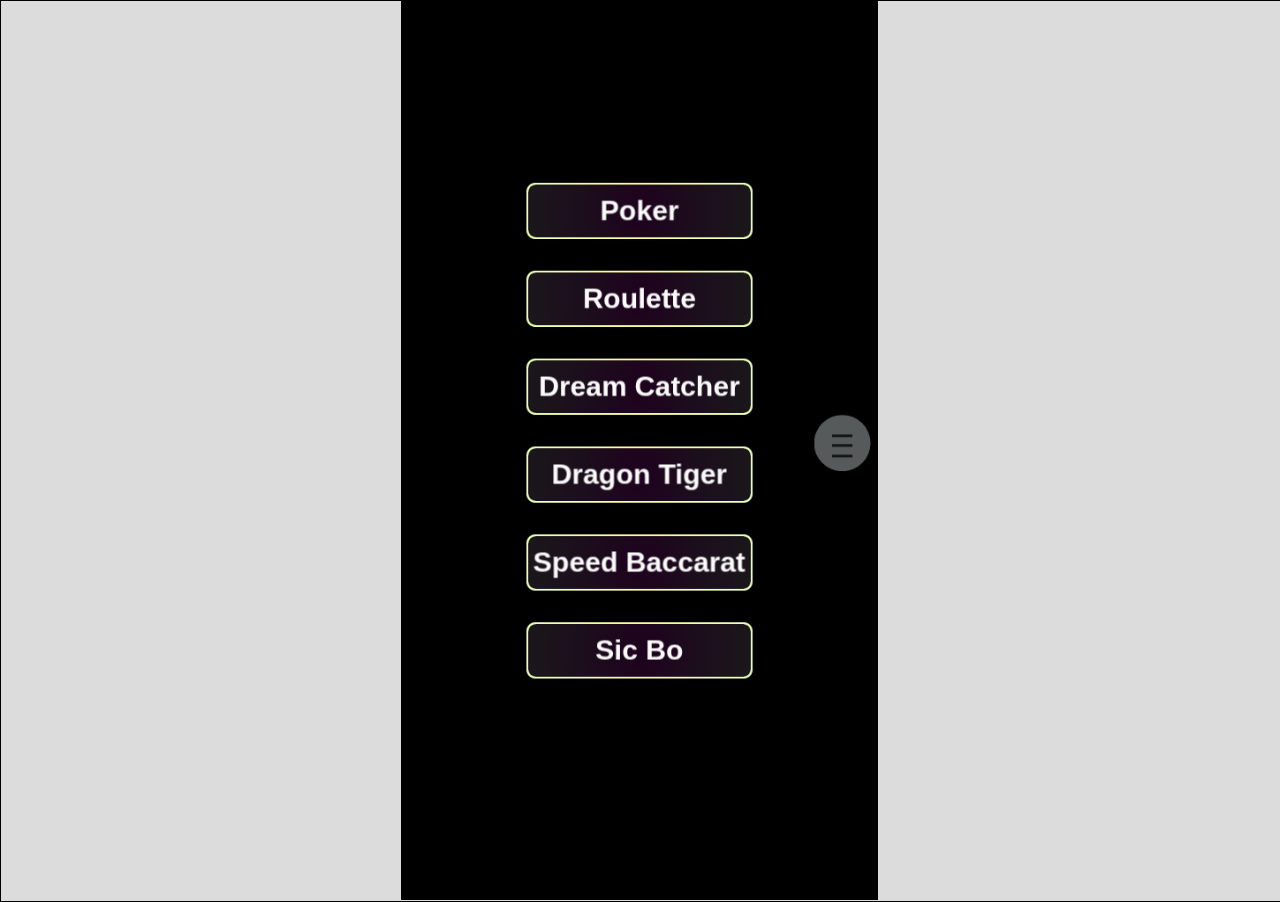
<file: Casino_Pixi/index.html>
<!doctype html>
<meta charset="utf-8">
<title>Coin Animation</title>
<script src="./pixi/pixi.min.js"></script>
<style>
  body {
    margin: 0px;
    padding: 0px;
    position: fixed;
    height: 100%;
    width: 100%;
  }

  #turn {
    width: 100%;
    height: 100%;
    position: fixed;
    top: 0px;
    left: 0px;
    background-color: white;
    background-repeat: no-repeat;
    background-position: center center;
    display: none;
    z-index: 2;
  }

  .parent {
    display: grid;
    place-items: center center;
    height: 100%;
    width: 100%;
    border: 1px solid black;
    background: gainsboro;
  }

  .child {
    background: white;
  }

  @font-face {
    font-family: "fontcomic";
    src: url("assets/fontcomic.otf");
  }
</style>

<body>
  <div class="parent">
    <div id="anim" class="child"></div>
  </div>
  <script src="./js/reqVeriables.js"></script>
  <script src="./js/dynmicRect.js"></script>
  <script src="./js/coinanim.js"></script>
  <script src="./js/RolleteSpend.js"></script>
  <script src="./js/roulette.js"></script>
  <script src="./js/anim.js"></script>
  <script src="./js/polygoncirclecollition.js"></script>
  <script src="./js/chip.js"></script>
  <script src="./js/menu.js"></script>
  <script src="./js/Home.js"></script>
  <script src="./js/Basic.js"></script>
  <script src="./js/DreamCatcher.js"></script>
  <script src="./js/DragonTiger.js"></script>
  <script src="./js/SpeedBaccarat.js"></script>
  <script src="./js/Sicbo.js"></script>
  <script src="./js/PokerHelp.js"></script>
  <script src="./js/Roulette_help.js"></script>
  <script src="./js/DreamCatcherHelp.js"></script>
  <script src="./js/DragonTigerHelp.js"></script>
  <script src="./js/SpeedBaccaratHelp.js"></script>
  <script src="./js/SicBoHelp.js"></script>
</body>
</file>
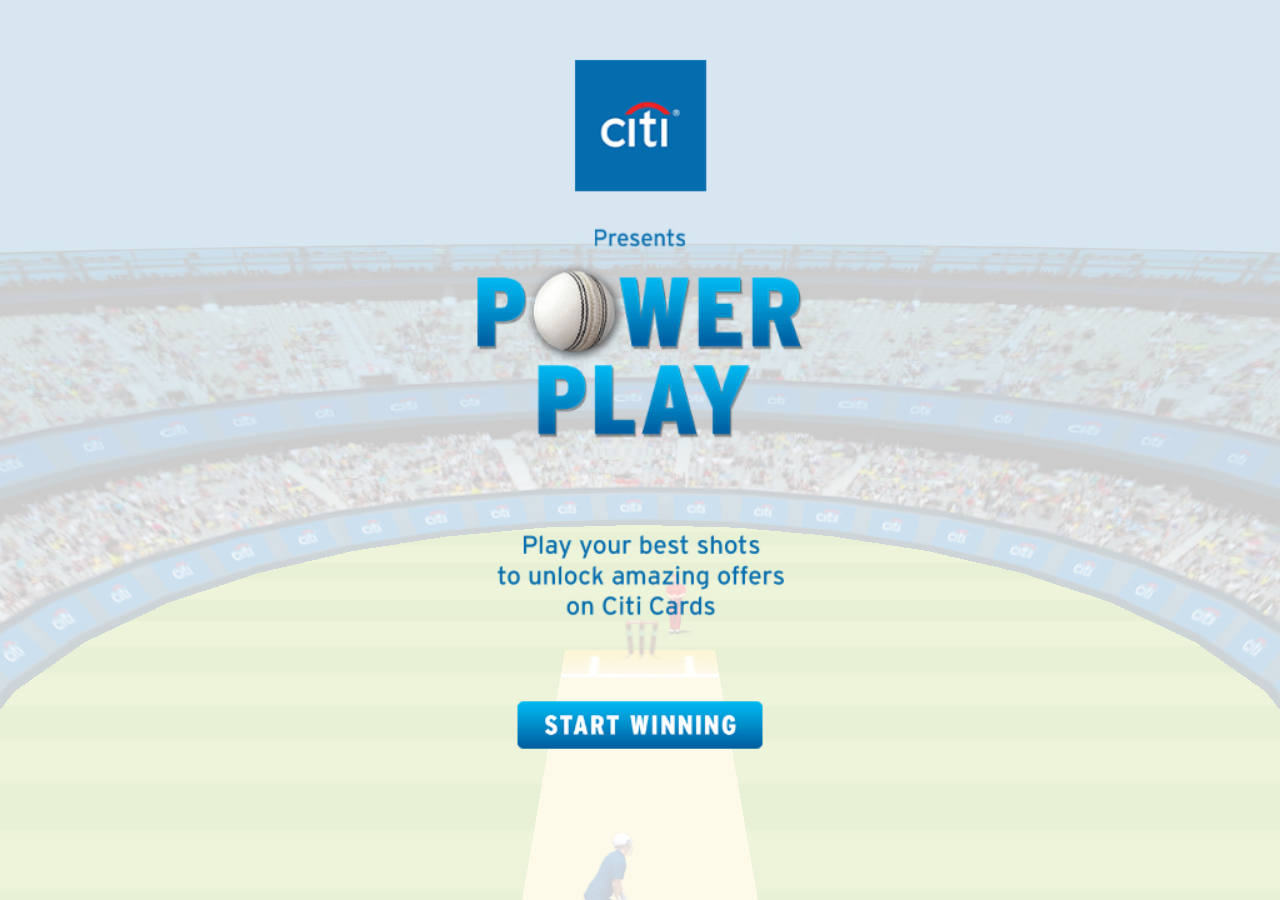
<file: Crickets/index.html>
<html id="main"><head><title>Cricket</title>
  <style>
#main{user-zoom: none; touch-action: none; pointer-events: none;}
body{margin: 0px;padding: 0px;position: fixed;overflow: hidden;user-zoom: none; touch-action: none; pointer-events: none;}
@font-face {
    font-family: 'myfont';
    src: url([data-uri]) format('truetype');
    font-weight: normal;
    font-style: normal;
}
</style>
</head>
<body>
    <audio id="myAudiohappy">
        <source src="assets/crowd-happy.mp3" type="audio/mpeg">
    </audio>
    <audio id="myAudiosad">
        <source src="assets/crowd-sad.mp3" type="audio/mpeg">
    </audio>
    <audio loop id="myAudiobg">
        <source src="assets/stadium-bg.mp3" type="audio/mpeg">
    </audio>

    <script src="./three.min.js"></script>
    <script src="./three-ui.min.js"></script>
    <script src="./AssetLoader.js"></script>
    <script src="./img.js"></script>
    <script src="./Game.js"></script>
    <script type="text/javascript">
    var mGame;
        window.onload = function() {
            console.log("constructor Start");
            if(mGame === undefined)
                mGame = new Game();
        };
    </script>
</body>
</html>
</file>
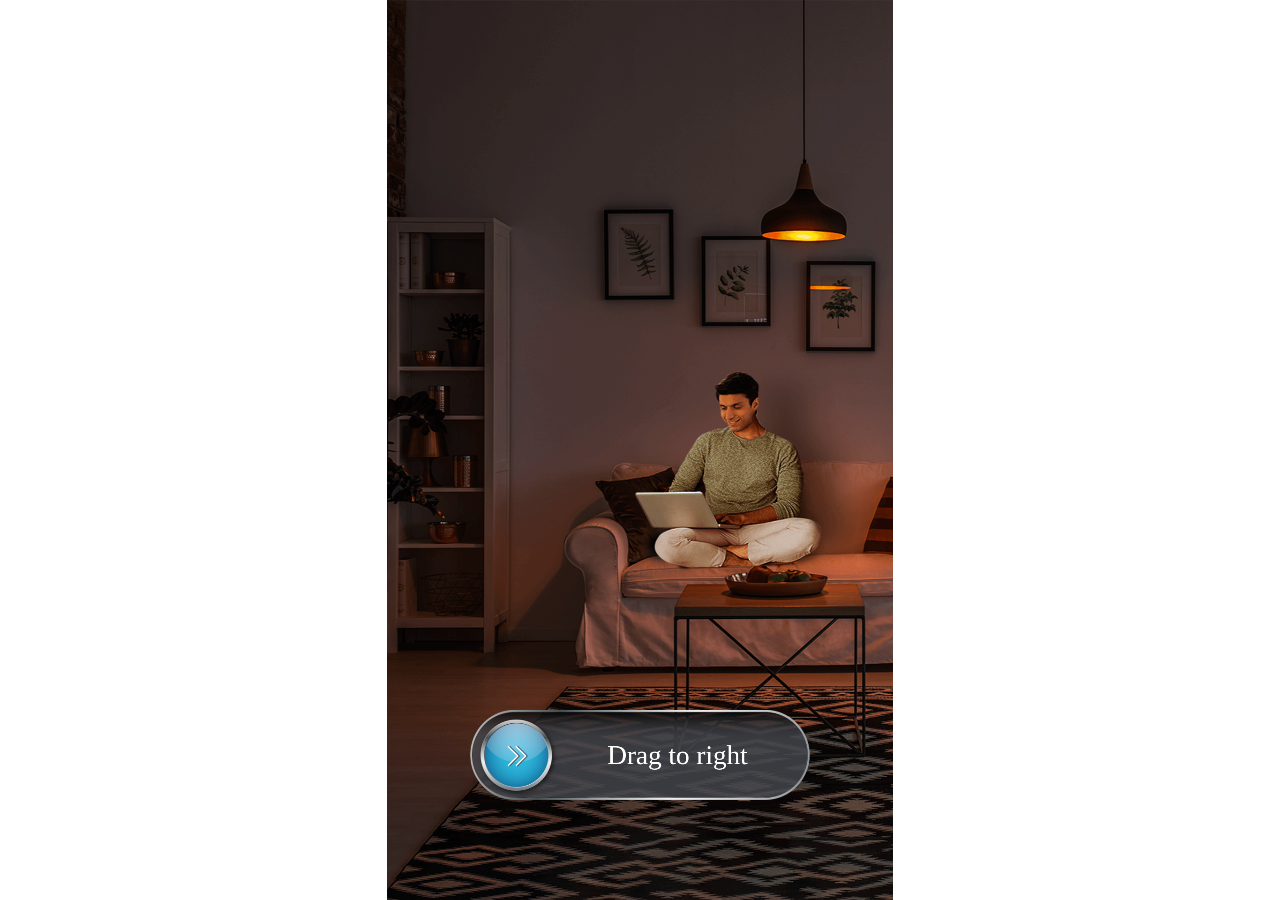
<file: Diwali/index.html>
<html id="main"><head><title>Diwali</title>
  <style>
#main{user-zoom: none; touch-action: none; pointer-events: none;}
body{margin: 0px;padding: 0px;position: fixed;overflow: hidden;user-zoom: none; touch-action: none; pointer-events: none;}

</style>
</head>
<body>
    <script src="./basic/confetti.browser.min.js"></script>
    <script src="./basic/three.min.js"></script>
    <script src="./basic/three.min.js"></script>
    <script src="./basic/three-ui.min.js"></script>
    <script src="./basic/AssetLoader.js"></script>
    <script src="./basic/tween.umd.js"></script>
    <script src="./js/Basic.js"></script>
    <script src="./js/Game.js"></script>

    <script type="text/javascript">
    var mGame;
        window.onload = function() {
            console.log("constructor Start");
            if(mGame === undefined)
                mGame = new Game();
        };
        function callAds(){
          console.log("callAds");
          FbPlayableAd.onCTAClick();

        }
    </script>
</body>
</html>
</file>
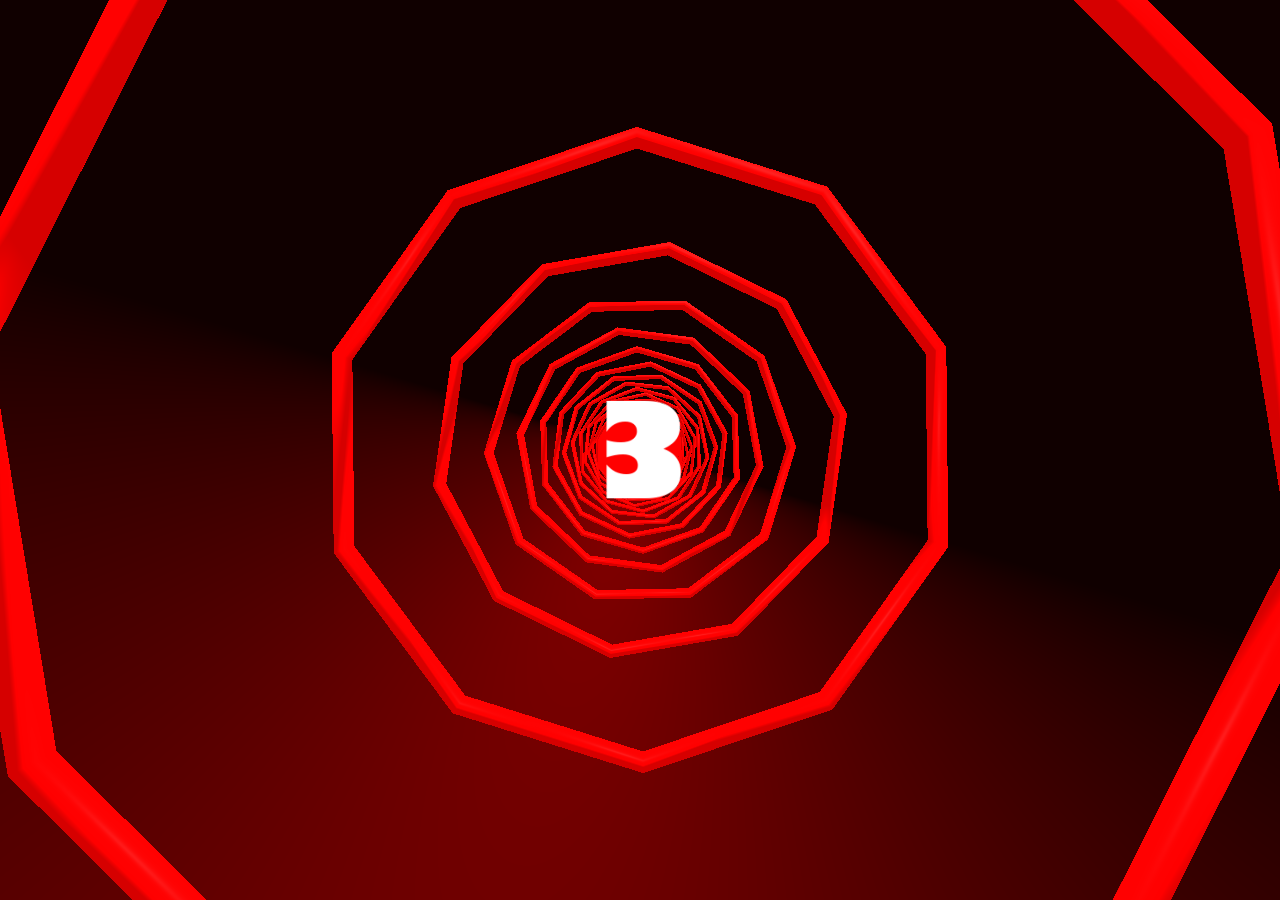
<file: FastCharger/index.html>
<html id="main">
  <head>
    <title>Fast Charger</title>
    <style>
      #main {
        user-zoom: none;
        touch-action: none;
        pointer-events: none;
      }
      body {
        margin: 0px;
        padding: 0px;
        position: fixed;
        overflow: hidden;
        user-zoom: none;
        touch-action: none;
        pointer-events: none;
      }
    </style>
  </head>
  <body>
    <script id="fragment_shader4" type="x-shader/x-fragment">
      uniform float time;
      varying vec2 vUv;
      void main( void ) {
        vec2 position = - 1.0 + 2.0 * vUv;
        float red = abs( sin( position.x * position.y + time / 5.0 ) );
        float green = abs( sin( position.x * position.y + time / 4.0 ) );
        float blue = abs( sin( position.x * position.y + time / 3.0 ) );
        gl_FragColor = vec4( red, green, blue, 1.0 );
      }
    </script>
    <script id="fragment_shader3" type="x-shader/x-fragment">
      uniform float time;
      varying vec2 vUv;
      void main( void ) {
        vec2 position = vUv;
        float color = 0.0;
        color += sin( position.x * cos( time / 15.0 ) * 80.0 ) + cos( position.y * cos( time / 15.0 ) * 10.0 );
        color += sin( position.y * sin( time / 10.0 ) * 40.0 ) + cos( position.x * sin( time / 25.0 ) * 40.0 );
        color += sin( position.x * sin( time / 5.0 ) * 10.0 ) + sin( position.y * sin( time / 35.0 ) * 80.0 );
        color *= sin( time / 10.0 ) * 0.5;
        gl_FragColor = vec4( vec3( color, color * 0.5, sin( color + time / 3.0 ) * 0.75 ), 1.0 );
      }
    </script>
    <script id="fragment_shader2" type="x-shader/x-fragment">
      uniform float time;
      uniform sampler2D texture;
      varying vec2 vUv;
      void main( void ) {
        vec2 position = - 1.0 + 2.0 * vUv;
        float a = atan( position.y, position.x );
        float r = sqrt( dot( position, position ) );
        vec2 uv;
        uv.x = cos( a ) / r;
        uv.y = sin( a ) / r;
        uv /= 10.0;
        uv += time * 0.05;
        vec3 color = texture2D( texture, uv ).rgb;
        gl_FragColor = vec4( color * r * 1.5, 1.0 );
      }
    </script>
    <script id="fragment_shader1" type="x-shader/x-fragment">
      uniform float time;
      varying vec2 vUv;
      void main(void) {
        vec2 p = - 1.0 + 2.0 * vUv;
        float a = time * 40.0;
        float d, e, f, g = 1.0 / 40.0 ,h ,i ,r ,q;
        e = 400.0 * ( p.x * 0.5 + 0.5 );
        f = 400.0 * ( p.y * 0.5 + 0.5 );
        i = 200.0 + sin( e * g + a / 150.0 ) * 20.0;
        d = 200.0 + cos( f * g / 2.0 ) * 18.0 + cos( e * g ) * 7.0;
        r = sqrt( pow( abs( i - e ), 2.0 ) + pow( abs( d - f ), 2.0 ) );
        q = f / r;
        e = ( r * cos( q ) ) - a / 2.0;
        f = ( r * sin( q ) ) - a / 2.0;
        d = sin( e * g ) * 176.0 + sin( e * g ) * 164.0 + r;
        h = ( ( f + d ) + a / 2.0 ) * g;
        i = cos( h + r * p.x / 1.3 ) * ( e + e + a ) + cos( q * g * 6.0 ) * ( r + h / 3.0 );
        h = sin( f * g ) * 144.0 - sin( e * g ) * 212.0 * p.x;
        h = ( h + ( f - e ) * q + sin( r - ( a + h ) / 7.0 ) * 10.0 + i / 4.0 ) * g;
        i += cos( h * 2.3 * sin( a / 350.0 - q ) ) * 184.0 * sin( q - ( r * 4.3 + a / 12.0 ) * g ) + tan( r * g + h ) * 184.0 * cos( r * g + h );
        i = mod( i / 5.6, 256.0 ) / 64.0;
        if ( i < 0.0 ) i += 4.0;
        if ( i >= 2.0 ) i = 4.0 - i;
        d = r / 350.0;
        d += sin( d * d * 8.0 ) * 0.52;
        f = ( sin( a * g ) + 1.0 ) / 2.0;
        gl_FragColor = vec4( vec3( f * i / 1.6, i / 2.0 + d / 13.0, i ) * d * p.x + vec3( i / 1.3 + d / 8.0, i / 2.0 + d / 18.0, i ) * d * ( 1.0 - p.x ), 1.0 );
      }
    </script>
    <script id="vertexShader" type="x-shader/x-vertex">
      varying vec2 vUv;
      void main(){
        vUv = uv;
        vec4 mvPosition = modelViewMatrix * vec4( position, 1.0 );
        gl_Position = projectionMatrix * mvPosition;
      }
    </script>

    <script src="./basic/three.min.js"></script>
    <script src="./basic/three-ui.min.js"></script>
    <script src="./basic/AssetLoader.js"></script>
    <script src="./basic/GLTFLoader.js"></script>
    <script src="./basic/OBJLoader.js"></script>
    <script src="./js/particle.js"></script>
    <script src="./js/RenderTex2.js"></script>

    <script src="./js/Basic.js"></script>
    <script src="./js/Game.js"></script>

    <script type="text/javascript">
      var mGame;
      window.onload = function () {
        console.log("constructor Start");
        if (mGame === undefined) mGame = new Game();
      };
      function callAds() {
        console.log("callAds");
        FbPlayableAd.onCTAClick();
      }
    </script>
  </body>
</html>
</file>
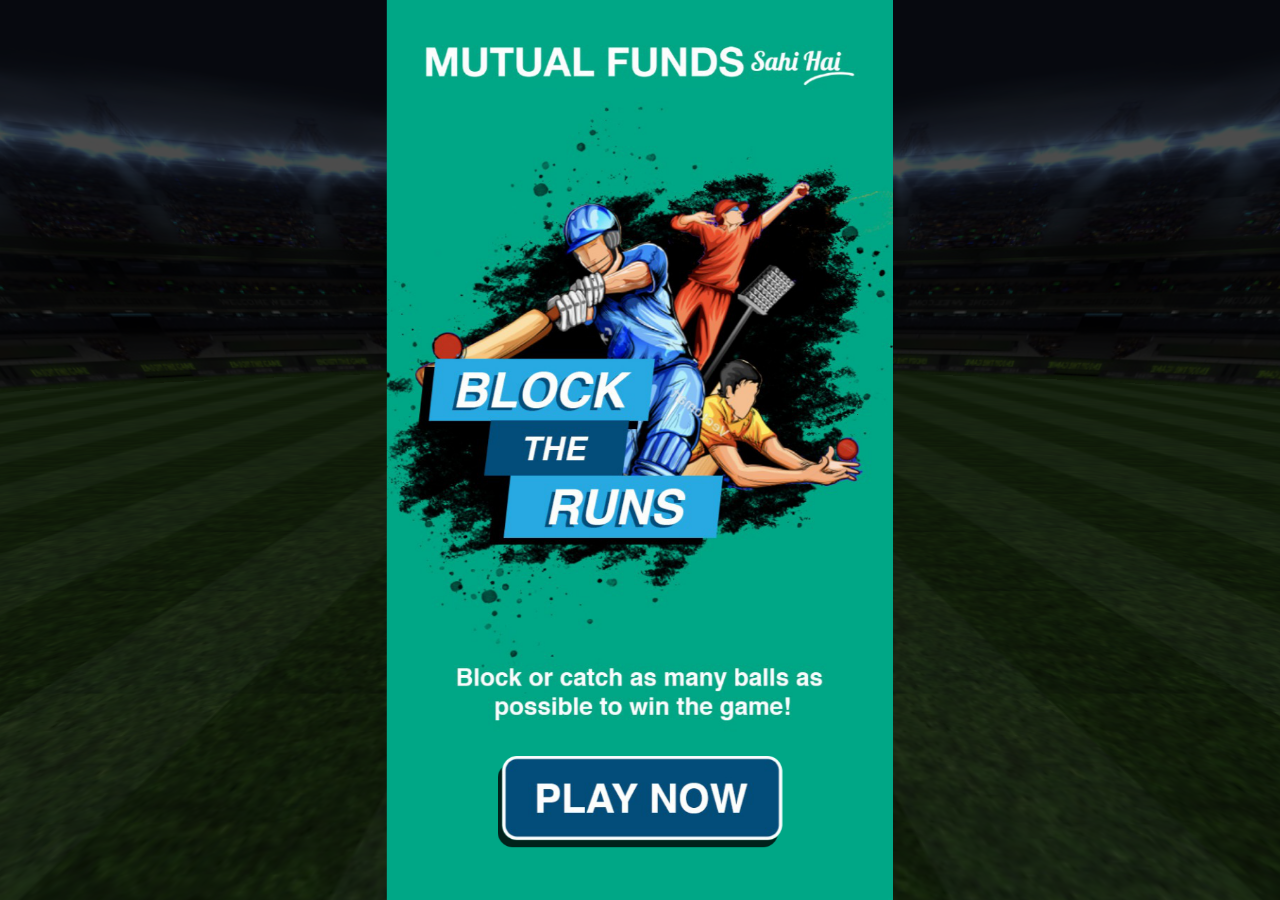
<file: MutualFunds/index.html>
<html id="main">
  <head>
    <title>Cricket</title>
    <style>
      #main {
        user-zoom: none;
        touch-action: none;
        pointer-events: none;
      }
      body {
        margin: 0px;
        padding: 0px;
        position: fixed;
        overflow: hidden;
        user-zoom: none;
        touch-action: none;
        pointer-events: none;
      }
    </style>
  </head>
  <body>
    <script src="./basic/three.min.js"></script>
    <script src="./basic/three-ui.min.js"></script>
    <script src="./basic/AssetLoader.js"></script>
    <script src="./basic/tween.umd.js"></script>
    <script src="./js/Ball.js"></script>
    <script src="./js/Basic.js"></script>
    <script src="./js/Game.js"></script>
    <script type="text/javascript">
      let mGame;
      window.onload = function () {
        console.log("constructor Start" ,mGame);
        if (mGame === undefined) mGame = new Game();
      };
    </script>
  </body>
</html>
</file>
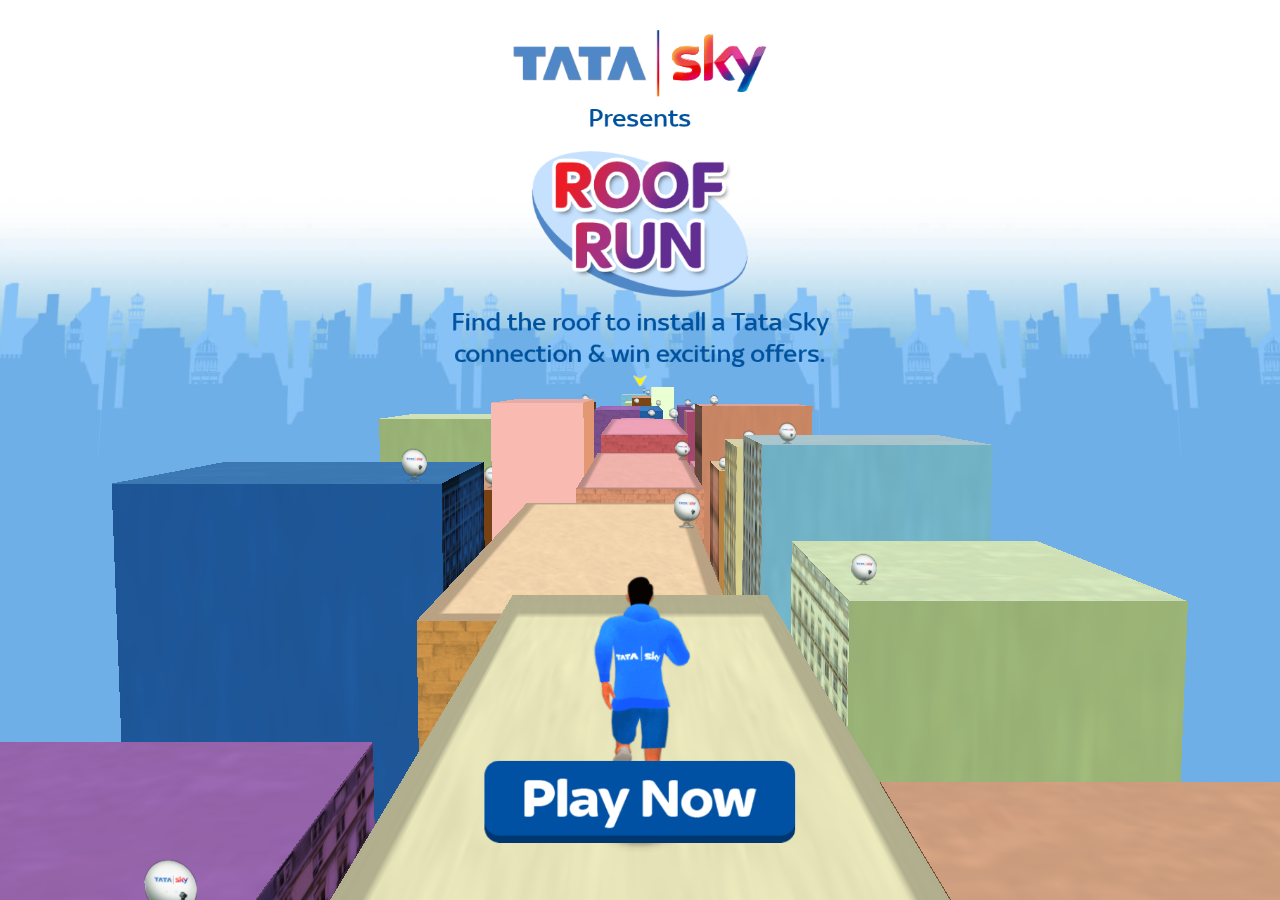
<file: TataSky1/index.html>
<html id="main"><head><title>Tata Sky</title>
  <style>
#main{user-zoom: none; touch-action: none; pointer-events: none;}
body{margin: 0px;padding: 0px;position: fixed;overflow: hidden;user-zoom: none; touch-action: none; pointer-events: none;}
@font-face {
    font-family: 'myfont';
    src: url([data-uri]) format('truetype');
    font-weight: normal;
    font-style: normal;
}
</style>
</head>
<body>
    <script src="./basic/confetti.browser.min.js"></script>
    <script src="./basic/three.min.js"></script>
    <script src="./basic/three-ui.min.js"></script>
    <script src="./basic/AssetLoader.js"></script>
    <script src="./basic/tween.umd.js"></script>
    <script src="./js/img.js"></script>
    <script src="./js/imgchar.js"></script>
    <script src="./js/Basic.js"></script>
    <script src="./js/Game.js"></script>

    <script type="text/javascript">
    var mGame;
        window.onload = function() {
            console.log("constructor Start");
            if(mGame === undefined)
                mGame = new Game();
        };
        function callAds(){
          console.log("callAds");
          FbPlayableAd.onCTAClick();

        }
    </script>
</body>
</html>
</file>
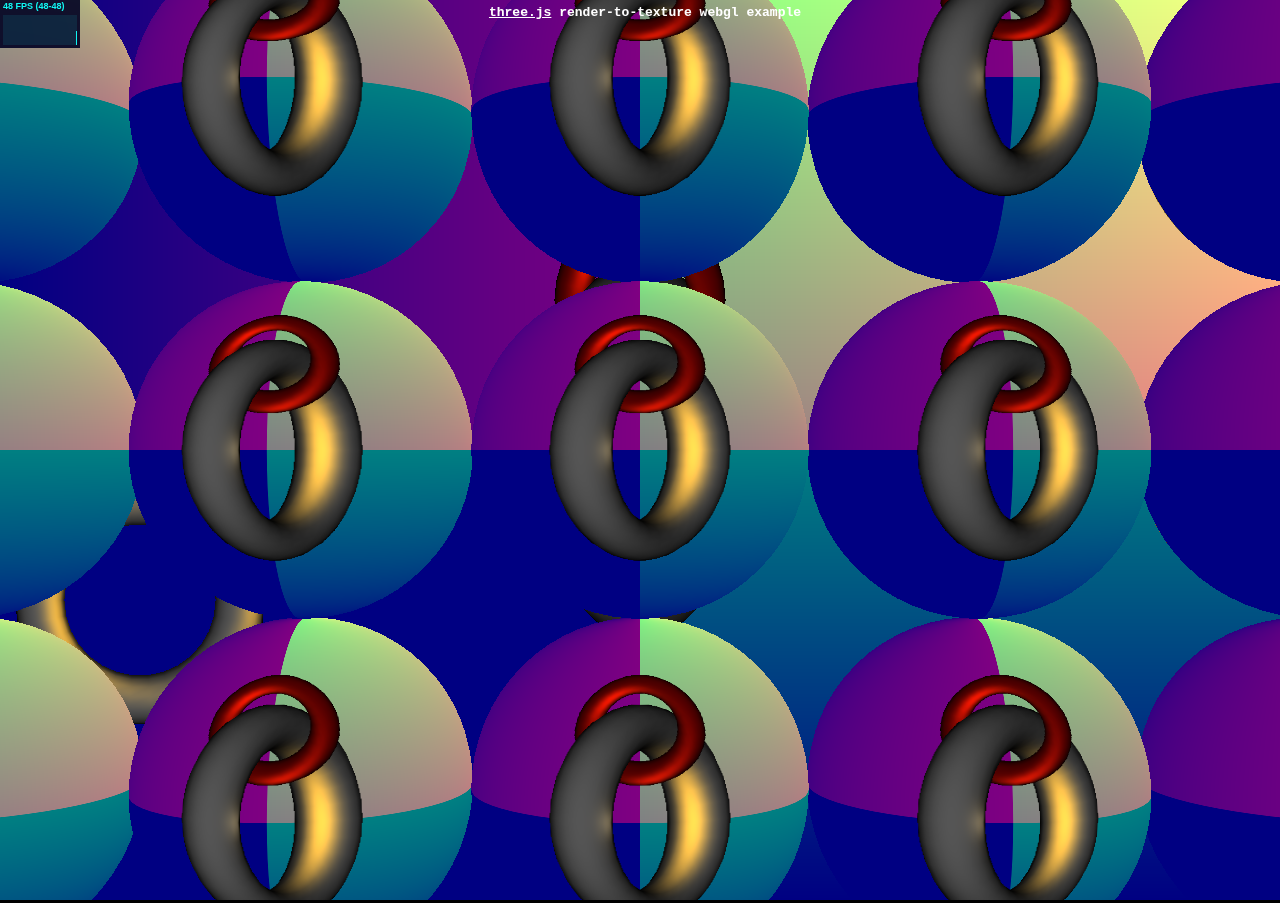
<file: FastCharger/webgl_rtt.html>
<!DOCTYPE html>
<html lang="en">
  <head>
    <title>three.js webgl - render-to-texture</title>
    <meta charset="utf-8" />
    <meta
      name="viewport"
      content="width=device-width, user-scalable=no, minimum-scale=1.0, maximum-scale=1.0"
    />
    <style>
      body {
        color: #ffffff;
        font-family: Monospace;
        font-size: 13px;
        text-align: center;
        font-weight: bold;
        background-color: #000000;
        margin: 0px;
        overflow: hidden;
      }

      #info {
        position: absolute;
        top: 0px;
        width: 100%;
        padding: 5px;
      }

      a {
        color: #ffffff;
      }
    </style>
  </head>
  <body>
    <div id="container"></div>
    <div id="info">
      <a href="http://threejs.org" target="_blank" rel="noopener">three.js</a>
      render-to-texture webgl example
    </div>

    <script src="./basic/three.min.js"></script>

    <script src="./basic/stats.min.js"></script>

    <script id="fragment_shader_screen" type="x-shader/x-fragment">

      varying vec2 vUv;
      uniform sampler2D tDiffuse;

      void main() {

      	gl_FragColor = texture2D( tDiffuse, vUv );

      }
    </script>

    <script id="fragment_shader_pass_1" type="x-shader/x-fragment">

      varying vec2 vUv;
      uniform float time;

      void main() {

      	float r = vUv.x;
      	if( vUv.y < 0.5 ) r = 0.0;
      	float g = vUv.y;
      	if( vUv.x < 0.5 ) g = 0.0;

      	gl_FragColor = vec4( r, g, time, 1.0 );

      }
    </script>

    <script id="vertexShader" type="x-shader/x-vertex">

      varying vec2 vUv;

      void main() {

      	vUv = uv;
      	gl_Position = projectionMatrix * modelViewMatrix * vec4( position, 1.0 );

      }
    </script>

    <script>
      var container, stats;

      var cameraRTT,
        camera,
        sceneRTT,
        sceneScreen,
        scene,
        renderer,
        zmesh1,
        zmesh2;

      var mouseX = 0,
        mouseY = 0;

      var windowHalfX = window.innerWidth / 2;
      var windowHalfY = window.innerHeight / 2;

      var rtTexture, material, quad;

      var delta = 0.01;

      init();
      animate();

      function init() {
        container = document.getElementById("container");

        camera = new THREE.PerspectiveCamera(
          30,
          window.innerWidth / window.innerHeight,
          1,
          10000
        );
        camera.position.z = 100;

        cameraRTT = new THREE.OrthographicCamera(
          window.innerWidth / -2,
          window.innerWidth / 2,
          window.innerHeight / 2,
          window.innerHeight / -2,
          -10000,
          10000
        );
        cameraRTT.position.z = 100;

        //

        scene = new THREE.Scene();
        sceneRTT = new THREE.Scene();
        sceneScreen = new THREE.Scene();

        var light = new THREE.DirectionalLight(0xffffff);
        light.position.set(0, 0, 1).normalize();
        sceneRTT.add(light);

        light = new THREE.DirectionalLight(0xffaaaa, 1.5);
        light.position.set(0, 0, -1).normalize();
        sceneRTT.add(light);

        rtTexture = new THREE.WebGLRenderTarget(
          window.innerWidth,
          window.innerHeight,
          {
            minFilter: THREE.LinearFilter,
            magFilter: THREE.NearestFilter,
            format: THREE.RGBFormat,
          }
        );

        material = new THREE.ShaderMaterial({
          uniforms: { time: { value: 0.0 } },
          vertexShader: document.getElementById("vertexShader").textContent,
          fragmentShader: document.getElementById("fragment_shader_pass_1")
            .textContent,
        });

        var materialScreen = new THREE.ShaderMaterial({
          uniforms: { tDiffuse: { value: rtTexture.texture } },
          vertexShader: document.getElementById("vertexShader").textContent,
          fragmentShader: document.getElementById("fragment_shader_screen")
            .textContent,

          depthWrite: false,
        });

        var plane = new THREE.PlaneBufferGeometry(
          window.innerWidth,
          window.innerHeight
        );

        quad = new THREE.Mesh(plane, material);
        quad.position.z = -100;
        sceneRTT.add(quad);

        var geometry = new THREE.TorusBufferGeometry(100, 25, 15, 30);

        var mat1 = new THREE.MeshPhongMaterial({
          color: 0x555555,
          specular: 0xffaa00,
          shininess: 5,
        });
        var mat2 = new THREE.MeshPhongMaterial({
          color: 0x550000,
          specular: 0xff2200,
          shininess: 5,
        });

        zmeshY = new THREE.Mesh(geometry, mat1);
        sceneRTT.add(zmeshY);
        zmeshY.position.set(-500, -150, 100);

        zmesh1 = new THREE.Mesh(geometry, mat1);
        zmesh1.position.set(0, 0, 100);
        zmesh1.scale.set(1.5, 1.5, 1.5);
        sceneRTT.add(zmesh1);

        zmesh2 = new THREE.Mesh(geometry, mat2);
        zmesh2.position.set(0, 150, 100);
        zmesh2.scale.set(0.75, 0.75, 0.75);
        sceneRTT.add(zmesh2);

        quad = new THREE.Mesh(plane, materialScreen);
        quad.position.z = -100;
        sceneScreen.add(quad);

        var n = 5,
          geometry = new THREE.SphereBufferGeometry(10, 64, 32),
          material2 = new THREE.MeshBasicMaterial({
            color: 0xffffff,
            map: rtTexture.texture,
          });

        for (var j = 0; j < n; j++) {
          for (var i = 0; i < n; i++) {
            var mesh = new THREE.Mesh(geometry, material2);

            mesh.position.x = (i - (n - 1) / 2) * 20;
            mesh.position.y = (j - (n - 1) / 2) * 20;
            mesh.position.z = 0;

            mesh.rotation.y = -Math.PI / 2;

            scene.add(mesh);
          }
        }

        renderer = new THREE.WebGLRenderer();
        renderer.setPixelRatio(window.devicePixelRatio);
        renderer.setSize(window.innerWidth, window.innerHeight);
        renderer.autoClear = false;

        container.appendChild(renderer.domElement);

        stats = new Stats();
        container.appendChild(stats.dom);

        document.addEventListener("mousemove", onDocumentMouseMove, false);
      }

      function onDocumentMouseMove(event) {
        mouseX = event.clientX - windowHalfX;
        mouseY = event.clientY - windowHalfY;
      }

      //

      function animate() {
        requestAnimationFrame(animate);

        render();
        stats.update();
      }

      function render() {
        var time = Date.now() * 0.0015;

        camera.position.x += (mouseX - camera.position.x) * 0.05;
        camera.position.y += (-mouseY - camera.position.y) * 0.05;

        camera.lookAt(scene.position);

        if (zmesh1 && zmesh2) {
          zmesh1.rotation.y = -time;
          zmesh2.rotation.y = -time + Math.PI / 2;
        }

        if (
          material.uniforms["time"].value > 1 ||
          material.uniforms["time"].value < 0
        ) {
          delta *= -1;
        }

        material.uniforms["time"].value += delta;
        renderer.clear();

        // Render first scene into texture
        renderer.render(sceneRTT, cameraRTT, rtTexture, true);

        // Render full screen quad with generated texture
        renderer.render(sceneScreen, cameraRTT);

        // Render second scene to screen
        // (using first scene as regular texture)

        renderer.render(scene, camera);
      }
    </script>
  </body>
</html>
</file>
